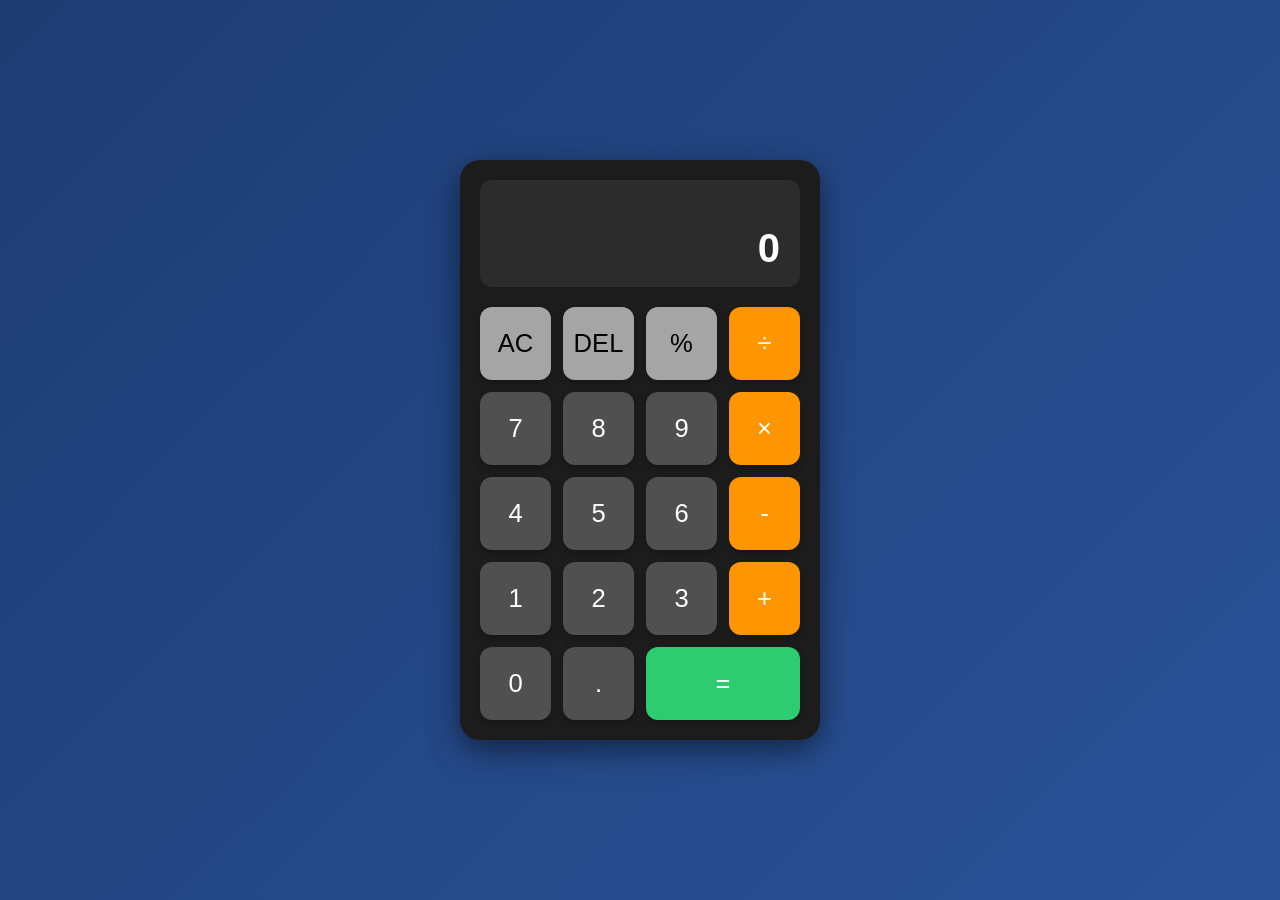
<file: CodeAlpha_Calculator/index.html>
<!DOCTYPE html>
<html lang="en">
<head>
    <meta charset="UTF-8">
    <meta name="viewport" content="width=device-width, initial-scale=1.0">
    <title>Modern Interactive Calculator</title>
    <link rel="stylesheet" href="style.css">
</head>
<body>
    <div class="calculator-app">
        
        <!-- Calculator Display Area -->
        <div class="calculator-display">
            <div class="history" id="history"></div>
            <div class="current-input" id="current-input">0</div>
        </div>

        <!-- Calculator Buttons Area -->
        <div class="calculator-keys">
            <!-- Row 1: Utilities -->
            <button class="key utility" data-action="clear">AC</button>
            <button class="key utility" data-action="delete">DEL</button>
            <button class="key utility" data-action="percent">%</button>
            <button class="key operator" data-action="divide">÷</button>

            <!-- Row 2: Numbers 7, 8, 9 and Multiply -->
            <button class="key number" data-action="7">7</button>
            <button class="key number" data-action="8">8</button>
            <button class="key number" data-action="9">9</button>
            <button class="key operator" data-action="multiply">×</button>

            <!-- Row 3: Numbers 4, 5, 6 and Subtract -->
            <button class="key number" data-action="4">4</button>
            <button class="key number" data-action="5">5</button>
            <button class="key number" data-action="6">6</button>
            <button class="key operator" data-action="subtract">-</button>

            <!-- Row 4: Numbers 1, 2, 3 and Add -->
            <button class="key number" data-action="1">1</button>
            <button class="key number" data-action="2">2</button>
            <button class="key number" data-action="3">3</button>
            <button class="key operator" data-action="add">+</button>

            <!-- Row 5: 0, Decimal, Equals -->
            <button class="key number zero" data-action="0">0</button>
            <button class="key number" data-action=".">.</button>
            <button class="key equals" data-action="calculate">=</button>
        </div>

    </div>

    <script src="script.js"></script>
</body>
</html>
</file>
<file: CodeAlpha_Calculator/style.css>
/* ===== CSS Variables for Theming ===== */
:root {
    --bg-gradient-start: #1e3c72;
    --bg-gradient-end: #2a5298;
    --calc-bg: #1c1c1c;
    --display-bg: #2c2c2c;
    --key-bg: #333333;
    --key-bg-hover: #444444;
    --key-active: #555555;
    --number-bg: #505050;
    --number-hover: #666666;
    --operator-bg: #ff9500;
    --operator-hover: #ffaa33;
    --operator-active: #cc7700;
    --utility-bg: #a5a5a5;
    --utility-hover: #bdbdbd;
    --equals-bg: #2ecc71;
    --equals-hover: #35db82;
    --equals-active: #28b263;
    --text-color: #ffffff;
    --text-secondary: #a0a0a0;
    --shadow: 0px 10px 30px rgba(0, 0, 0, 0.5);
}

/* ===== Global Styles ===== */
* {
    margin: 0;
    padding: 0;
    box-sizing: border-box;
    font-family: 'Segoe UI', Tahoma, Geneva, Verdana, sans-serif;
    -webkit-tap-highlight-color: transparent;
}

body {
    min-height: 100vh;
    display: flex;
    justify-content: center;
    align-items: center;
    background: linear-gradient(135deg, var(--bg-gradient-start), var(--bg-gradient-end));
    padding: 20px;
    overflow: hidden;
}

/* ===== Calculator Container ===== */
.calculator-app {
    background-color: var(--calc-bg);
    width: 100%;
    max-width: 320px;
    border-radius: 20px;
    padding: 20px;
    box-shadow: var(--shadow);
    animation: scaleIn 0.5s ease-out;
}

@keyframes scaleIn {
    from { transform: scale(0.9); opacity: 0; }
    to { transform: scale(1); opacity: 1; }
}

/* ===== Display Screen ===== */
.calculator-display {
    background-color: var(--display-bg);
    border-radius: 12px;
    padding: 15px 20px;
    margin-bottom: 20px;
    text-align: right;
    min-height: 100px;
    display: flex;
    flex-direction: column;
    justify-content: flex-end;
    word-wrap: break-word;
    overflow: hidden;
}

.history {
    color: var(--text-secondary);
    font-size: 1.2rem;
    min-height: 24px;
    opacity: 0.8;
    margin-bottom: 5px;
}

.current-input {
    color: var(--text-color);
    font-size: 2.5rem;
    font-weight: 600;
    line-height: 1.2;
}

/* ===== Calculator Keys Grid ===== */
.calculator-keys {
    display: grid;
    grid-template-columns: repeat(4, 1fr);
    gap: 12px;
}

.key {
    border: none;
    border-radius: 12px;
    padding: 18px 0;
    font-size: 1.4rem;
    font-weight: 500;
    color: var(--text-color);
    background-color: var(--key-bg);
    cursor: pointer;
    user-select: none;
    transition: background-color 0.2s, transform 0.1s, box-shadow 0.2s;
    box-shadow: 0 4px 6px rgba(0, 0, 0, 0.2);
}

.key:hover {
    background-color: var(--key-bg-hover);
}

.key:active {
    transform: translateY(2px);
    box-shadow: 0 2px 4px rgba(0, 0, 0, 0.2);
}

/* ===== Specific Button Styles ===== */
.key.number {
    background-color: var(--number-bg);
}
.key.number:hover {
    background-color: var(--number-hover);
}

.key.operator {
    background-color: var(--operator-bg);
    color: #fff;
}
.key.operator:hover {
    background-color: var(--operator-hover);
}
.key.operator:active {
    background-color: var(--operator-active);
}

.key.utility {
    background-color: var(--utility-bg);
    color: #000;
}
.key.utility:hover {
    background-color: var(--utility-hover);
}

.key.equals {
    background-color: var(--equals-bg);
    color: #fff;
    grid-column: span 2;
}
.key.equals:hover {
    background-color: var(--equals-hover);
}
.key.equals:active {
    background-color: var(--equals-active);
}

.key.zero {
    grid-column: span 1;
}

/* ===== Error State Animation ===== */
.current-input.error {
    color: #ff4d4d;
    animation: shake 0.3s;
}

@keyframes shake {
    0%, 100% { transform: translateX(0); }
    25% { transform: translateX(-5px); }
    75% { transform: translateX(5px); }
}

/* ===== Responsive Design ===== */
@media (max-width: 400px) {
    .calculator-app {
        padding: 15px;
        max-width: 100%;
    }
    .key {
        padding: 16px 0;
        font-size: 1.2rem;
    }
    .current-input {
        font-size: 2rem;
    }
    .history {
        font-size: 1rem;
    }
}

@media (min-width: 768px) {
    .calculator-app {
        max-width: 360px;
    }
    .key {
        padding: 22px 0;
        font-size: 1.6rem;
    }
}
</file>
